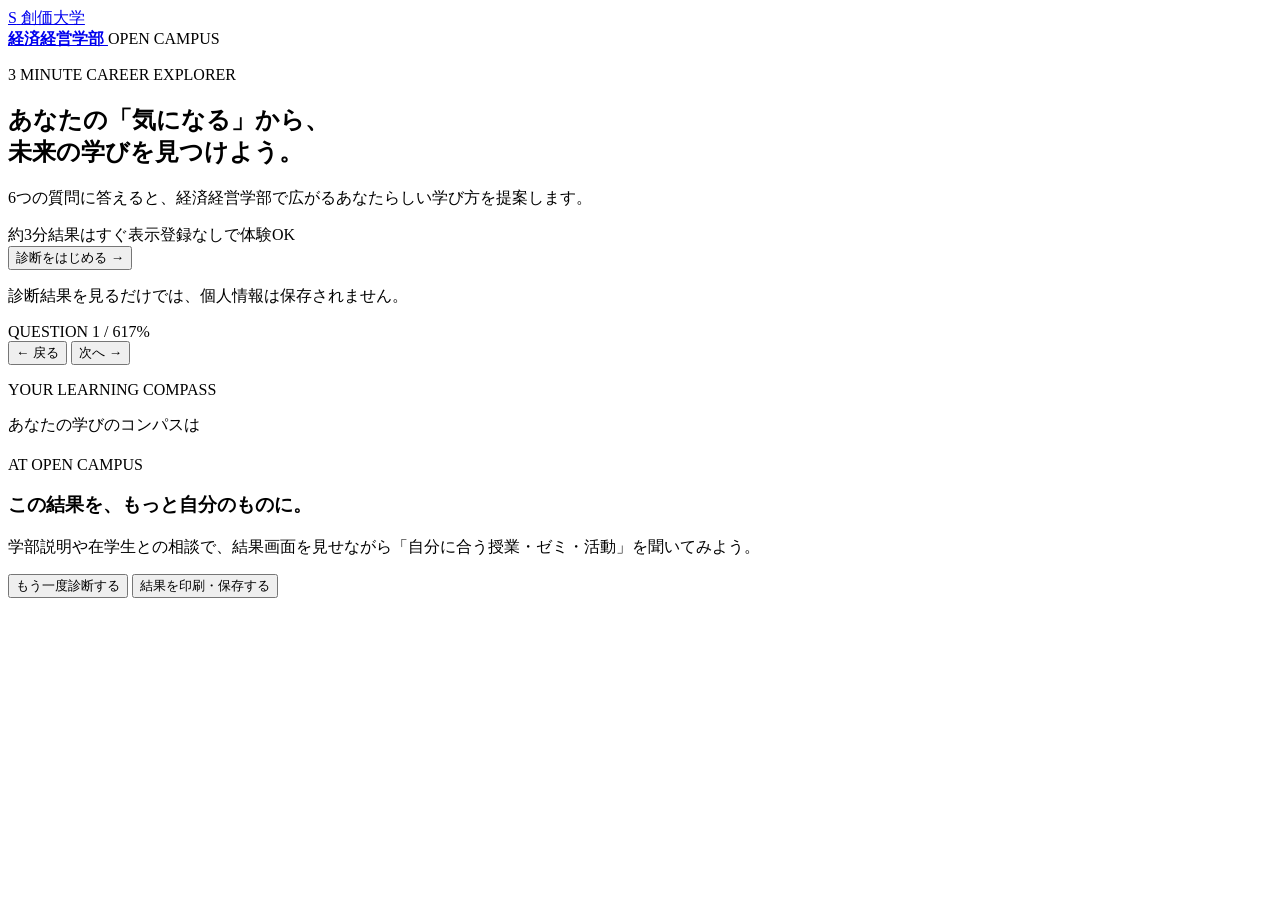
<file: legacy/apps-script/diagnosis/Index.html>
<!doctype html>
<html lang="ja">
  <head>
    <base target="_top">
    <?!= include('Styles'); ?>
  </head>
  <body>
    <div class="page-shell">
      <header class="site-header">
        <a id="brand-home" class="brand" href="#top" aria-label="診断のはじめへ">
          <span class="brand-mark" aria-hidden="true">S</span>
          <span>創価大学<br><strong>経済経営学部</strong></span>
        </a>
        <span class="header-label">OPEN CAMPUS</span>
      </header>

      <main id="top">
        <section id="welcome-screen" class="hero screen">
          <p class="eyebrow">3 MINUTE CAREER EXPLORER</p>
          <h1>あなたの「気になる」から、<br><span>未来の学び</span>を見つけよう。</h1>
          <p class="hero-copy">6つの質問に答えると、経済経営学部で広がるあなたらしい学び方を提案します。</p>
          <div class="hero-points" aria-label="診断の特徴">
            <span>約3分</span><span>結果はすぐ表示</span><span>登録なしで体験OK</span>
          </div>
          <button id="start-button" class="button button-primary button-large">診断をはじめる <span aria-hidden="true">→</span></button>
          <p class="privacy-note">診断結果を見るだけでは、個人情報は保存されません。</p>
        </section>

        <section id="quiz-screen" class="screen hidden" aria-live="polite">
          <div class="progress-area">
            <div class="progress-heading"><span id="progress-text">QUESTION 1 / 6</span><span id="progress-percent">17%</span></div>
            <div class="progress-track"><div id="progress-bar" class="progress-bar"></div></div>
          </div>
          <div id="question-card" class="question-card"></div>
          <div class="quiz-actions">
            <button id="back-button" class="button button-ghost" type="button">← 戻る</button>
            <button id="next-button" class="button button-primary" type="button">次へ →</button>
          </div>
        </section>

        <section id="result-screen" class="screen hidden">
          <div class="result-intro">
            <p class="eyebrow">YOUR LEARNING COMPASS</p>
            <p class="result-pretitle">あなたの学びのコンパスは</p>
            <h2 id="result-title"></h2>
            <p id="result-lead" class="result-lead"></p>
          </div>
          <div id="result-cards" class="result-cards"></div>
          <section class="result-next">
            <div>
              <p class="eyebrow">AT OPEN CAMPUS</p>
              <h3>この結果を、もっと自分のものに。</h3>
              <p>学部説明や在学生との相談で、結果画面を見せながら「自分に合う授業・ゼミ・活動」を聞いてみよう。</p>
            </div>
          </section>
          <div class="result-footer-actions">
            <button id="restart-button" class="text-button" type="button">もう一度診断する</button>
            <button id="print-button" class="text-button" type="button">結果を印刷・保存する</button>
          </div>
        </section>

      </main>
    </div>
    <?!= include('JavaScript'); ?>
  </body>
</html>
</file>
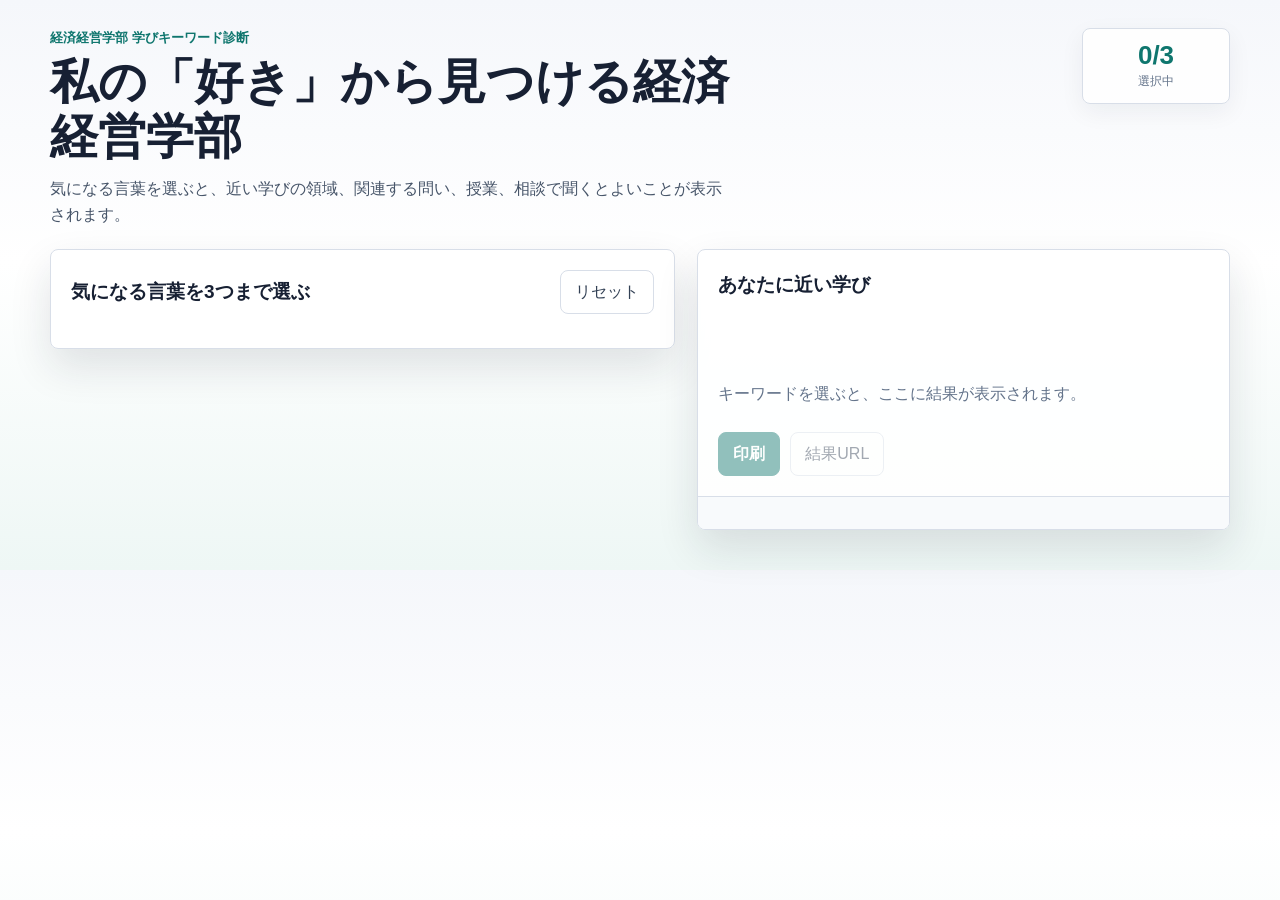
<file: legacy/apps-script/keyword/Index.html>
<!doctype html>
<html lang="ja">
<head>
  <meta charset="UTF-8">
  <meta name="viewport" content="width=device-width, initial-scale=1">
  <base target="_top">
  <style>
    :root {
      --ink: #172033;
      --muted: #64748b;
      --line: #d8dee8;
      --panel: #ffffff;
      --soft: #f7f8fb;
      --accent: #0f766e;
      --accent-ink: #ffffff;
      --rose: #db2777;
      --amber: #b45309;
      --blue: #2563eb;
      --shadow: 0 18px 42px rgba(23, 32, 51, 0.12);
    }

    * {
      box-sizing: border-box;
    }

    body {
      margin: 0;
      color: var(--ink);
      background:
        linear-gradient(180deg, #f5f7fb 0%, #ffffff 46%, #eef7f5 100%);
      font-family: -apple-system, BlinkMacSystemFont, "Segoe UI", sans-serif;
      line-height: 1.6;
    }

    button {
      font: inherit;
    }

    .app {
      width: min(1180px, calc(100% - 32px));
      margin: 0 auto;
      padding: 28px 0 40px;
    }

    .topbar {
      display: flex;
      align-items: flex-start;
      justify-content: space-between;
      gap: 20px;
      margin-bottom: 22px;
    }

    .title-block {
      max-width: 720px;
    }

    .kicker {
      margin: 0 0 6px;
      color: var(--accent);
      font-size: 13px;
      font-weight: 700;
      letter-spacing: 0;
    }

    h1 {
      margin: 0;
      font-size: clamp(28px, 4vw, 48px);
      line-height: 1.14;
      letter-spacing: 0;
    }

    .lead {
      margin: 12px 0 0;
      color: #475569;
      font-size: 16px;
      max-width: 680px;
    }

    .counter {
      min-width: 148px;
      border: 1px solid var(--line);
      border-radius: 8px;
      background: rgba(255, 255, 255, 0.86);
      padding: 12px 14px;
      text-align: center;
      box-shadow: 0 8px 24px rgba(23, 32, 51, 0.06);
    }

    .counter strong {
      display: block;
      font-size: 26px;
      line-height: 1.1;
      color: var(--accent);
    }

    .counter span {
      display: block;
      color: var(--muted);
      font-size: 12px;
      margin-top: 2px;
    }

    .layout {
      display: grid;
      grid-template-columns: minmax(0, 1.08fr) minmax(340px, 0.92fr);
      gap: 22px;
      align-items: start;
    }

    .panel {
      background: rgba(255, 255, 255, 0.92);
      border: 1px solid var(--line);
      border-radius: 8px;
      box-shadow: var(--shadow);
    }

    .selector {
      padding: 20px;
    }

    .section-head {
      display: flex;
      align-items: center;
      justify-content: space-between;
      gap: 14px;
      margin-bottom: 14px;
    }

    h2 {
      margin: 0;
      font-size: 19px;
      letter-spacing: 0;
    }

    .ghost-button,
    .primary-button {
      min-height: 42px;
      border-radius: 8px;
      border: 1px solid var(--line);
      padding: 8px 14px;
      cursor: pointer;
      transition: transform 160ms ease, box-shadow 160ms ease, background 160ms ease;
    }

    .ghost-button {
      background: #ffffff;
      color: #334155;
    }

    .primary-button {
      background: var(--accent);
      border-color: var(--accent);
      color: var(--accent-ink);
      font-weight: 700;
    }

    .ghost-button:hover,
    .primary-button:hover {
      transform: translateY(-1px);
      box-shadow: 0 8px 18px rgba(23, 32, 51, 0.14);
    }

    .ghost-button:disabled,
    .primary-button:disabled {
      opacity: 0.45;
      cursor: not-allowed;
      transform: none;
      box-shadow: none;
    }

    .category {
      margin-top: 18px;
    }

    .category-title {
      margin: 0 0 8px;
      color: var(--muted);
      font-size: 13px;
      font-weight: 700;
    }

    .chips {
      display: grid;
      grid-template-columns: repeat(2, minmax(0, 1fr));
      gap: 10px;
    }

    .chip {
      min-height: 76px;
      border: 1px solid var(--line);
      border-radius: 8px;
      background: #ffffff;
      padding: 11px 12px;
      text-align: left;
      cursor: pointer;
      transition: border 160ms ease, background 160ms ease, box-shadow 160ms ease, transform 160ms ease;
    }

    .chip:hover {
      border-color: #94a3b8;
      transform: translateY(-1px);
    }

    .chip.is-selected {
      border-color: var(--accent);
      background: #ecfdf5;
      box-shadow: inset 0 0 0 1px var(--accent);
    }

    .chip.is-disabled {
      opacity: 0.46;
      cursor: not-allowed;
    }

    .chip-name {
      display: block;
      font-weight: 800;
      letter-spacing: 0;
    }

    .chip-desc {
      display: block;
      margin-top: 4px;
      color: var(--muted);
      font-size: 12px;
      line-height: 1.35;
    }

    .result-panel {
      position: sticky;
      top: 18px;
      overflow: hidden;
    }

    .result-head {
      padding: 20px 20px 0;
    }

    .selected-list {
      display: flex;
      flex-wrap: wrap;
      gap: 8px;
      min-height: 34px;
      margin-top: 12px;
    }

    .selected-pill {
      border-radius: 999px;
      background: #e2e8f0;
      color: #334155;
      padding: 5px 10px;
      font-size: 12px;
      font-weight: 700;
    }

    .empty {
      padding: 34px 20px 26px;
      color: var(--muted);
    }

    .result-list {
      display: grid;
      gap: 12px;
      padding: 16px 20px 20px;
    }

    .result-card {
      border: 1px solid var(--line);
      border-left: 7px solid var(--accent);
      border-radius: 8px;
      background: #ffffff;
      padding: 15px;
    }

    .result-top {
      display: flex;
      align-items: flex-start;
      justify-content: space-between;
      gap: 12px;
      margin-bottom: 8px;
    }

    .rank {
      display: inline-grid;
      place-items: center;
      min-width: 34px;
      height: 34px;
      border-radius: 999px;
      color: #ffffff;
      background: var(--accent);
      font-weight: 800;
    }

    .match {
      color: var(--muted);
      font-size: 12px;
      white-space: nowrap;
    }

    .area-name {
      margin: 0;
      font-size: 20px;
      line-height: 1.25;
    }

    .subtitle {
      margin: 2px 0 10px;
      color: var(--muted);
      font-weight: 700;
    }

    .description {
      margin: 0 0 12px;
    }

    .question {
      margin: 0 0 12px;
      padding: 10px 12px;
      border-radius: 8px;
      background: var(--soft);
      font-weight: 700;
    }

    .meta {
      display: grid;
      gap: 8px;
      color: #475569;
      font-size: 13px;
    }

    .meta strong {
      color: var(--ink);
    }

    .lesson-list {
      display: grid;
      gap: 8px;
      margin: 8px 0 0;
      padding: 0;
      list-style: none;
    }

    .lesson-list li {
      border-radius: 8px;
      background: #f8fafc;
      padding: 8px 10px;
    }

    .lesson-name {
      display: block;
      font-weight: 800;
    }

    .lesson-detail {
      display: block;
      color: var(--muted);
      font-size: 12px;
    }

    .common {
      border-top: 1px solid var(--line);
      background: #f8fafc;
      padding: 16px 20px;
      color: #475569;
      font-size: 13px;
    }

    .actions {
      display: flex;
      gap: 10px;
      padding: 0 20px 20px;
    }

    @media (max-width: 900px) {
      .app {
        width: min(100% - 24px, 680px);
        padding-top: 18px;
      }

      .topbar,
      .layout {
        display: block;
      }

      .counter {
        margin-top: 16px;
        width: 100%;
      }

      .result-panel {
        position: static;
        margin-top: 18px;
      }

      .chips {
        grid-template-columns: 1fr;
      }
    }

    @media print {
      body {
        background: #ffffff;
      }

      .selector,
      .actions,
      .counter {
        display: none;
      }

      .app {
        width: 100%;
        padding: 0;
      }

      .layout {
        display: block;
      }

      .panel,
      .result-card {
        box-shadow: none;
      }
    }
  </style>
</head>
<body>
  <main class="app">
    <header class="topbar">
      <div class="title-block">
        <p class="kicker">経済経営学部 学びキーワード診断</p>
        <h1>私の「好き」から見つける経済経営学部</h1>
        <p class="lead">気になる言葉を選ぶと、近い学びの領域、関連する問い、授業、相談で聞くとよいことが表示されます。</p>
      </div>
      <div class="counter" aria-live="polite">
        <strong id="count">0/3</strong>
        <span>選択中</span>
      </div>
    </header>

    <div class="layout">
      <section class="panel selector" aria-labelledby="selector-title">
        <div class="section-head">
          <h2 id="selector-title">気になる言葉を3つまで選ぶ</h2>
          <button class="ghost-button" type="button" id="resetButton">リセット</button>
        </div>
        <div id="keywordGroups"></div>
      </section>

      <aside class="panel result-panel" aria-live="polite">
        <div class="result-head">
          <h2>あなたに近い学び</h2>
          <div class="selected-list" id="selectedList"></div>
        </div>
        <div id="results" class="empty">キーワードを選ぶと、ここに結果が表示されます。</div>
        <div class="actions">
          <button class="primary-button" type="button" id="printButton" disabled>印刷</button>
          <button class="ghost-button" type="button" id="shareButton" disabled>結果URL</button>
        </div>
        <div class="common" id="commonMessage"></div>
      </aside>
    </div>
  </main>

  <script>
    window.APP_DATA = <?!= initialData ?>;
  </script>
  <script>
    const appData = window.APP_DATA;
    const selected = new Set();
    const keywordGroups = document.getElementById('keywordGroups');
    const count = document.getElementById('count');
    const selectedList = document.getElementById('selectedList');
    const results = document.getElementById('results');
    const resetButton = document.getElementById('resetButton');
    const printButton = document.getElementById('printButton');
    const shareButton = document.getElementById('shareButton');
    const commonMessage = document.getElementById('commonMessage');

    commonMessage.textContent = appData.commonMessage;

    initFromUrl();
    renderKeywords();
    renderState();

    resetButton.addEventListener('click', () => {
      selected.clear();
      updateUrl();
      renderState();
    });

    printButton.addEventListener('click', () => window.print());

    shareButton.addEventListener('click', async () => {
      const url = buildResultUrl();
      try {
        await navigator.clipboard.writeText(url);
        shareButton.textContent = 'コピー済み';
        setTimeout(() => shareButton.textContent = '結果URL', 1400);
      } catch (error) {
        prompt('このURLをコピーしてください', url);
      }
    });

    function renderKeywords() {
      const grouped = appData.keywords.reduce((groups, item, index) => {
        const category = item.category || 'その他';
        if (!groups[category]) groups[category] = [];
        groups[category].push({ ...item, index });
        return groups;
      }, {});

      keywordGroups.innerHTML = Object.entries(grouped).map(([category, items]) => `
        <section class="category">
          <p class="category-title">${escapeHtml(category)}</p>
          <div class="chips">
            ${items.map(item => keywordButton(item)).join('')}
          </div>
        </section>
      `).join('');

      keywordGroups.querySelectorAll('.chip').forEach(button => {
        button.addEventListener('click', () => toggleKeyword(Number(button.dataset.index)));
      });
    }

    function keywordButton(item) {
      return `
        <button type="button" class="chip" data-index="${item.index}">
          <span class="chip-name">${escapeHtml(item.keyword)}</span>
          <span class="chip-desc">${escapeHtml(item.description || '')}</span>
        </button>
      `;
    }

    function toggleKeyword(index) {
      if (selected.has(index)) {
        selected.delete(index);
      } else if (selected.size < appData.selectionLimit) {
        selected.add(index);
      }
      updateUrl();
      renderState();
    }

    function renderState() {
      count.textContent = `${selected.size}/${appData.selectionLimit}`;
      const selectedItems = getSelectedItems();
      selectedList.innerHTML = selectedItems.map(item => `
        <span class="selected-pill">${escapeHtml(item.keyword)}</span>
      `).join('');

      document.querySelectorAll('.chip').forEach(button => {
        const index = Number(button.dataset.index);
        const isSelected = selected.has(index);
        const isDisabled = !isSelected && selected.size >= appData.selectionLimit;
        button.classList.toggle('is-selected', isSelected);
        button.classList.toggle('is-disabled', isDisabled);
        button.setAttribute('aria-pressed', String(isSelected));
      });

      printButton.disabled = selected.size === 0;
      shareButton.disabled = selected.size === 0;
      renderResults(selectedItems);
    }

    function renderResults(selectedItems) {
      if (!selectedItems.length) {
        results.className = 'empty';
        results.innerHTML = 'キーワードを選ぶと、ここに結果が表示されます。';
        return;
      }

      const scored = scoreAreas(selectedItems);
      results.className = 'result-list';
      results.innerHTML = scored.map((entry, index) => resultCard(entry, index)).join('');
    }

    function scoreAreas(selectedItems) {
      const scores = {};
      selectedItems.forEach(item => {
        Object.entries(item.weights || {}).forEach(([code, value]) => {
          scores[code] = (scores[code] || 0) + Number(value || 0);
        });
      });

      const max = Math.max(1, ...Object.values(scores));
      return appData.areas
        .map(area => ({
          area,
          score: scores[area.areaCode] || 0,
          match: Math.round(((scores[area.areaCode] || 0) / max) * 100),
          lessons: appData.lessons.filter(lesson => lesson.areaCode === area.areaCode).slice(0, 3),
        }))
        .filter(entry => entry.score > 0)
        .sort((a, b) => b.score - a.score || a.area.name.localeCompare(b.area.name, 'ja'))
        .slice(0, 3);
    }

    function resultCard(entry, index) {
      const area = entry.area;
      const style = `style="--accent: ${escapeAttr(area.color || '#334155')}"`;
      return `
        <article class="result-card" ${style}>
          <div class="result-top">
            <div>
              <span class="rank">${index + 1}</span>
              <h3 class="area-name">${escapeHtml(area.name)}</h3>
            </div>
            <span class="match">近さ ${entry.match}%</span>
          </div>
          <p class="subtitle">${escapeHtml(area.subtitle || '')}</p>
          <p class="description">${escapeHtml(area.description || '')}</p>
          <p class="question">${escapeHtml(area.question || '')}</p>
          <div class="meta">
            <div><strong>関連しやすいコース：</strong>${escapeHtml(area.course || '')}</div>
            <div><strong>相談で聞くこと：</strong>${escapeHtml(area.advice || '')}</div>
            <div>
              <strong>関連する授業：</strong>
              <ul class="lesson-list">
                ${entry.lessons.map(lesson => `
                  <li>
                    <span class="lesson-name">${escapeHtml(lesson.name)}</span>
                    <span class="lesson-detail">${escapeHtml([lesson.year, lesson.term, lesson.description].filter(Boolean).join(' / '))}</span>
                  </li>
                `).join('')}
              </ul>
            </div>
          </div>
        </article>
      `;
    }

    function getSelectedItems() {
      return Array.from(selected).map(index => appData.keywords[index]).filter(Boolean);
    }

    function initFromUrl() {
      const params = new URLSearchParams(window.location.search);
      const raw = params.get('k');
      if (!raw) return;
      raw.split(',').map(Number).forEach(index => {
        if (Number.isInteger(index) && appData.keywords[index] && selected.size < appData.selectionLimit) {
          selected.add(index);
        }
      });
    }

    function updateUrl() {
      const url = buildResultUrl();
      if (history.replaceState) history.replaceState(null, '', url);
    }

    function buildResultUrl() {
      const url = new URL(window.location.href);
      const values = Array.from(selected).sort((a, b) => a - b);
      if (values.length) {
        url.searchParams.set('k', values.join(','));
      } else {
        url.searchParams.delete('k');
      }
      return url.toString();
    }

    function escapeHtml(value) {
      return String(value)
        .replace(/&/g, '&amp;')
        .replace(/</g, '&lt;')
        .replace(/>/g, '&gt;')
        .replace(/"/g, '&quot;')
        .replace(/'/g, '&#039;');
    }

    function escapeAttr(value) {
      return String(value).replace(/[^#(),.% a-zA-Z0-9-]/g, '');
    }
  </script>
</body>
</html>
</file>
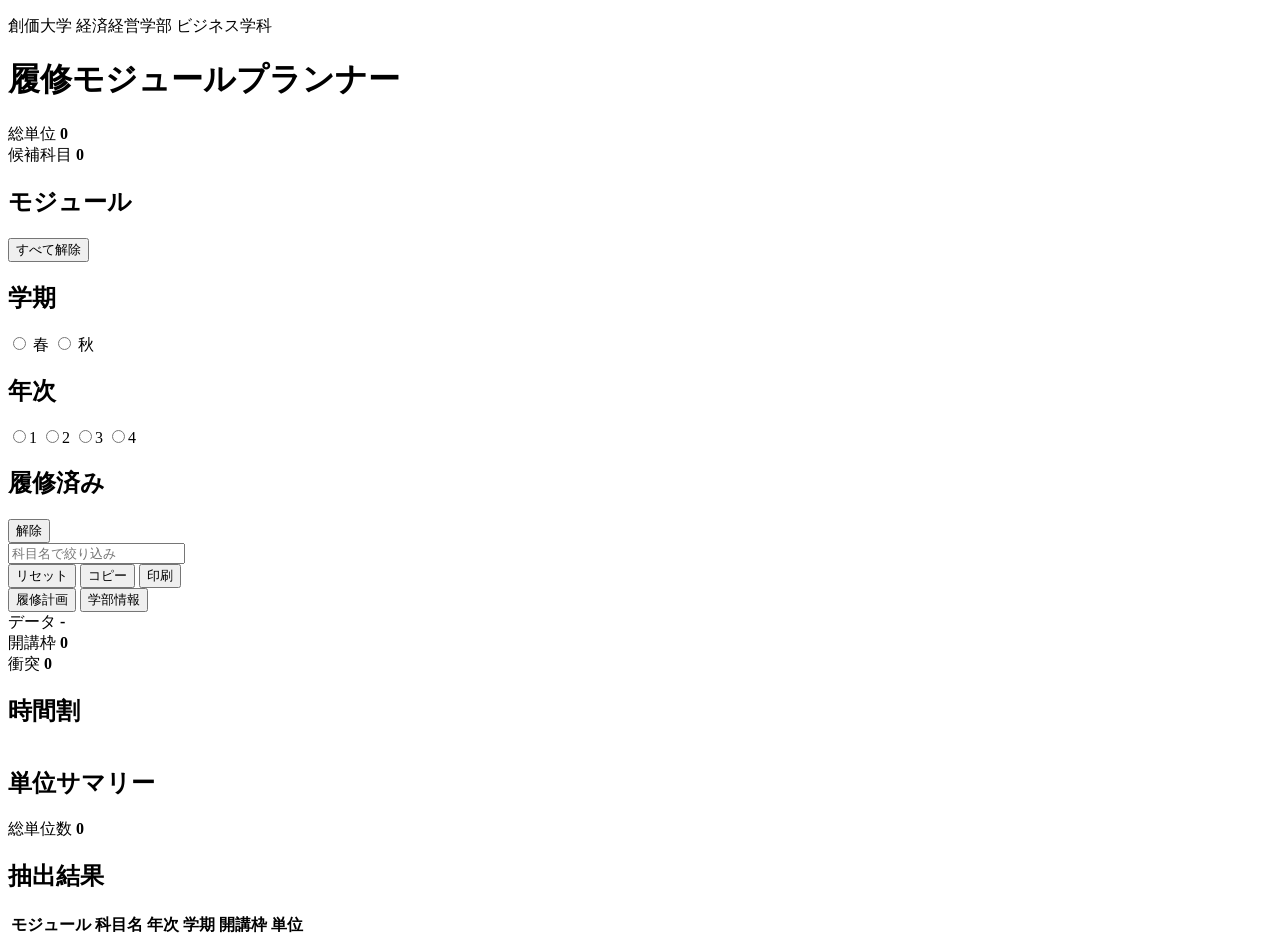
<file: legacy/apps-script/planner/Index.html>
<!doctype html>
<html lang="ja">
  <head>
    <meta charset="UTF-8">
    <meta name="viewport" content="width=device-width, initial-scale=1">
    <base target="_top">
    <title>履修モジュールプランナー</title>
    <?!= include("Styles"); ?>
  </head>
  <body>
    <header class="app-header">
      <div>
        <p class="eyebrow">創価大学 経済経営学部 ビジネス学科</p>
        <h1>履修モジュールプランナー</h1>
      </div>
      <div class="header-metrics" aria-live="polite">
        <div>
          <span class="metric-label">総単位</span>
          <strong id="headerTotal">0</strong>
        </div>
        <div>
          <span class="metric-label">候補科目</span>
          <strong id="headerCourses">0</strong>
        </div>
      </div>
    </header>

    <main class="app-shell">
      <aside class="control-panel" aria-label="条件">
        <section class="panel-section">
          <div class="section-heading">
            <h2>モジュール</h2>
            <button class="text-button" type="button" id="toggleAllModules">すべて解除</button>
          </div>
          <div class="module-grid" id="moduleList"></div>
        </section>

        <section class="panel-section compact-controls">
          <div>
            <h2>学期</h2>
            <div class="segmented" id="semesterControls">
              <label>
                <input type="radio" name="semester" value="春">
                <span>春</span>
              </label>
              <label>
                <input type="radio" name="semester" value="秋">
                <span>秋</span>
              </label>
            </div>
          </div>
          <div>
            <h2>年次</h2>
            <div class="segmented four" id="yearControls">
              <label><input type="radio" name="year" value="1"><span>1</span></label>
              <label><input type="radio" name="year" value="2"><span>2</span></label>
              <label><input type="radio" name="year" value="3"><span>3</span></label>
              <label><input type="radio" name="year" value="4"><span>4</span></label>
            </div>
          </div>
        </section>

        <section class="panel-section">
          <div class="section-heading">
            <h2>履修済み</h2>
            <button class="text-button" type="button" id="clearCompleted">解除</button>
          </div>
          <input class="search-input" type="search" id="completedSearch" placeholder="科目名で絞り込み">
          <div class="completed-list" id="completedList"></div>
        </section>

        <section class="action-row" aria-label="操作">
          <button type="button" class="secondary-button" id="resetButton">リセット</button>
          <button type="button" class="secondary-button" id="copyButton">コピー</button>
          <button type="button" class="primary-button" id="printButton">印刷</button>
        </section>
      </aside>

      <section class="workspace">
        <nav class="tabs" aria-label="表示切替">
          <button type="button" class="tab-button active" data-tab="plan">履修計画</button>
          <button type="button" class="tab-button" data-tab="faculty">学部情報</button>
        </nav>

        <section class="tab-panel" id="planPanel">
          <div class="status-strip">
            <div>
              <span>データ</span>
              <strong id="dataSource">-</strong>
            </div>
            <div>
              <span>開講枠</span>
              <strong id="slotCount">0</strong>
            </div>
            <div>
              <span>衝突</span>
              <strong id="conflictCount">0</strong>
            </div>
          </div>

          <div class="alerts" id="alertList" aria-live="polite"></div>

          <section class="content-section">
            <div class="section-heading">
              <h2>時間割</h2>
            </div>
            <div class="table-scroll">
              <table class="schedule-table" id="scheduleTable"></table>
            </div>
          </section>

          <section class="summary-layout">
            <div class="content-section">
              <div class="section-heading">
                <h2>単位サマリー</h2>
              </div>
              <div class="summary-grid" id="summaryGrid"></div>
            </div>

            <div class="total-box">
              <span>総単位数</span>
              <strong id="totalCredits">0</strong>
            </div>
          </section>

          <section class="content-section">
            <div class="section-heading">
              <h2>抽出結果</h2>
            </div>
            <div class="table-scroll">
              <table class="result-table">
                <thead>
                  <tr>
                    <th>モジュール</th>
                    <th>科目名</th>
                    <th>年次</th>
                    <th>学期</th>
                    <th>開講枠</th>
                    <th>単位</th>
                  </tr>
                </thead>
                <tbody id="resultBody"></tbody>
              </table>
            </div>
          </section>
        </section>

        <section class="tab-panel hidden" id="facultyPanel">
          <div class="faculty-grid" id="facultyInfo"></div>
        </section>
      </section>
    </main>

    <script>
      window.APP_BOOTSTRAP = <?!= getBootstrapJson(); ?>;
    </script>
    <?!= include("JavaScript"); ?>
  </body>
</html>
</file>
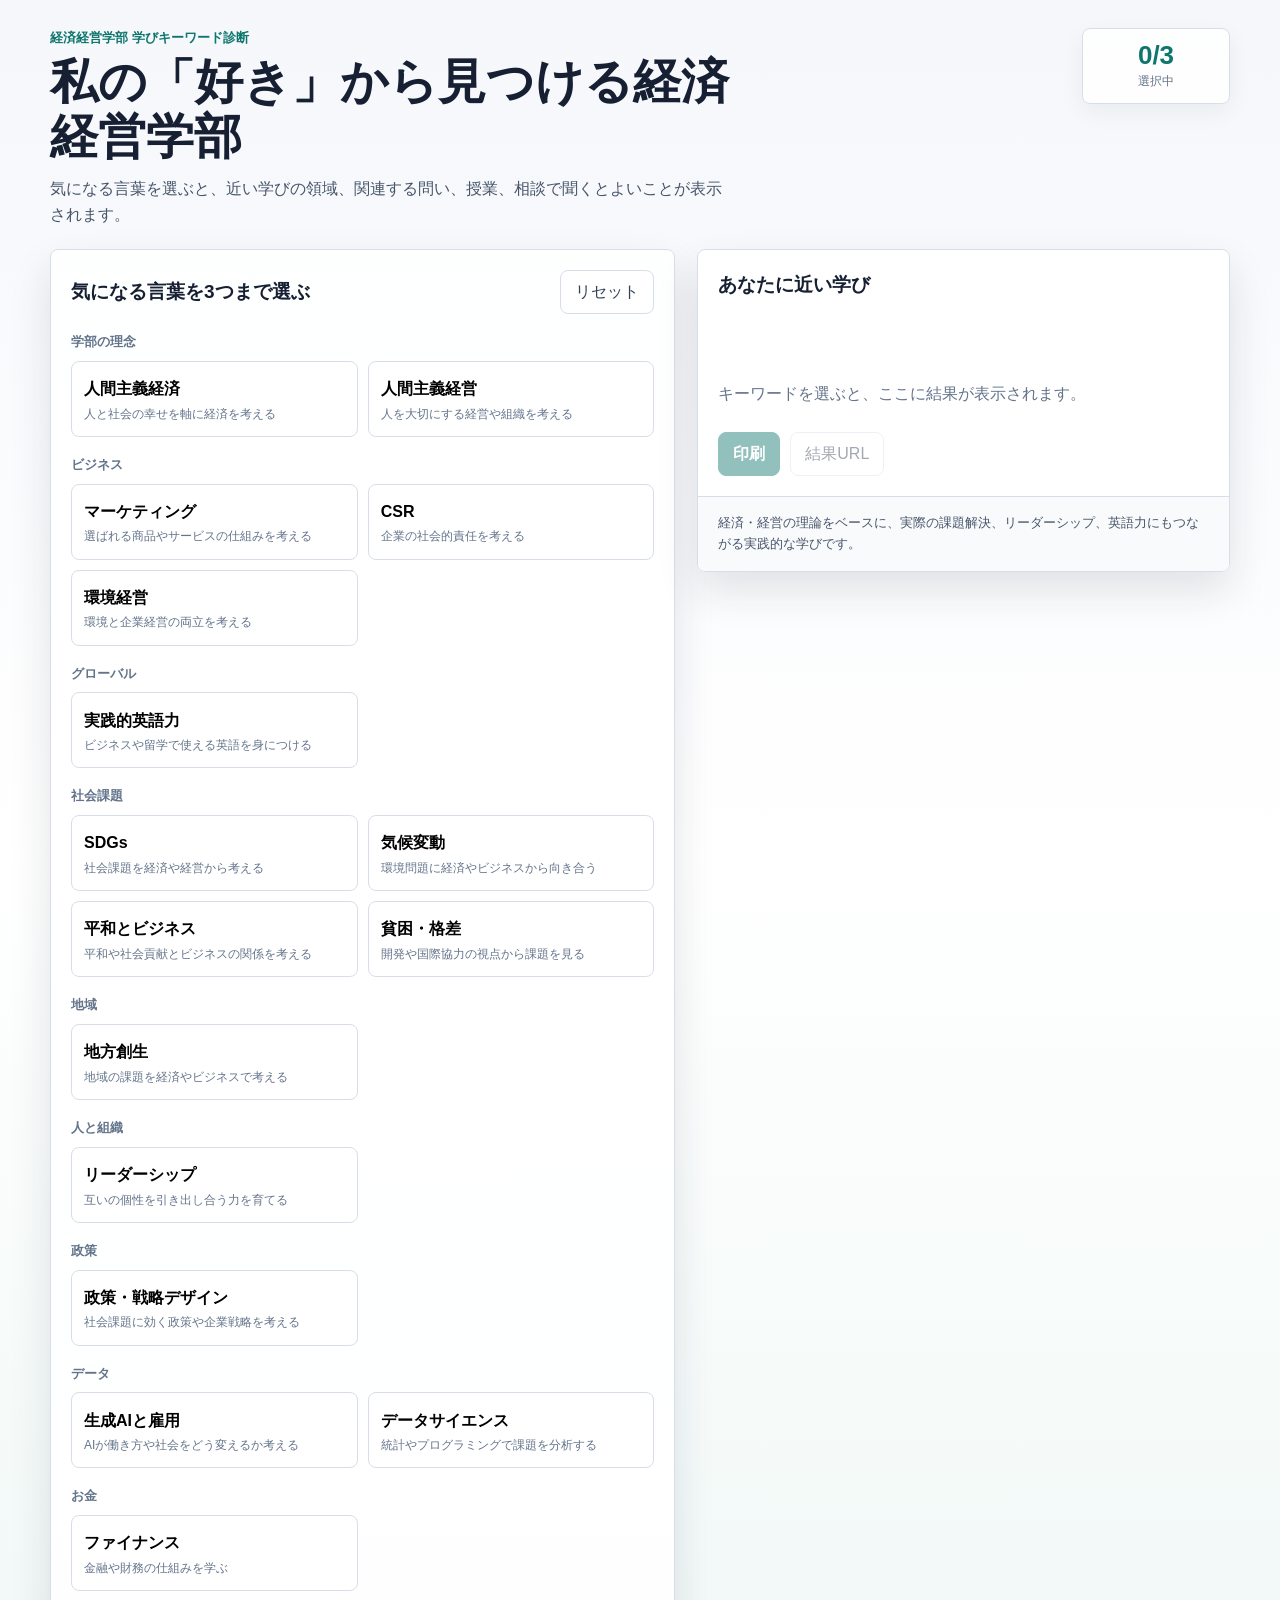
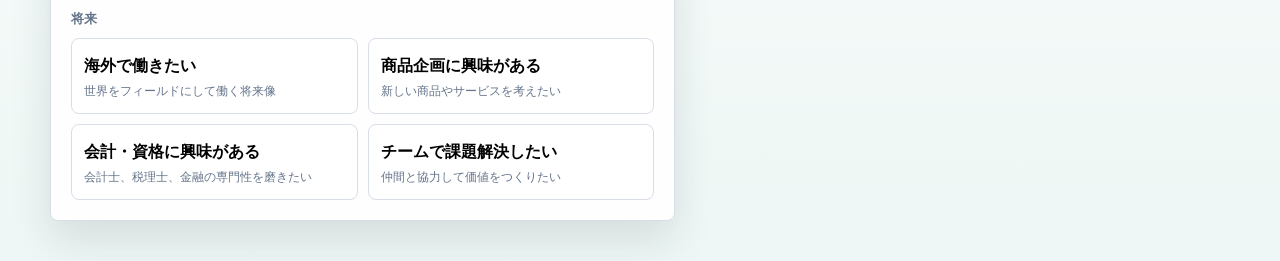
<file: legacy/apps-script/keyword/preview.html>
<!doctype html>
<html lang="ja">
<head>
  <meta charset="UTF-8">
  <meta name="viewport" content="width=device-width, initial-scale=1">
  <base target="_top">
  <style>
    :root {
      --ink: #172033;
      --muted: #64748b;
      --line: #d8dee8;
      --panel: #ffffff;
      --soft: #f7f8fb;
      --accent: #0f766e;
      --accent-ink: #ffffff;
      --rose: #db2777;
      --amber: #b45309;
      --blue: #2563eb;
      --shadow: 0 18px 42px rgba(23, 32, 51, 0.12);
    }

    * {
      box-sizing: border-box;
    }

    body {
      margin: 0;
      color: var(--ink);
      background:
        linear-gradient(180deg, #f5f7fb 0%, #ffffff 46%, #eef7f5 100%);
      font-family: -apple-system, BlinkMacSystemFont, "Segoe UI", sans-serif;
      line-height: 1.6;
    }

    button {
      font: inherit;
    }

    .app {
      width: min(1180px, calc(100% - 32px));
      margin: 0 auto;
      padding: 28px 0 40px;
    }

    .topbar {
      display: flex;
      align-items: flex-start;
      justify-content: space-between;
      gap: 20px;
      margin-bottom: 22px;
    }

    .title-block {
      max-width: 720px;
    }

    .kicker {
      margin: 0 0 6px;
      color: var(--accent);
      font-size: 13px;
      font-weight: 700;
      letter-spacing: 0;
    }

    h1 {
      margin: 0;
      font-size: clamp(28px, 4vw, 48px);
      line-height: 1.14;
      letter-spacing: 0;
    }

    .lead {
      margin: 12px 0 0;
      color: #475569;
      font-size: 16px;
      max-width: 680px;
    }

    .counter {
      min-width: 148px;
      border: 1px solid var(--line);
      border-radius: 8px;
      background: rgba(255, 255, 255, 0.86);
      padding: 12px 14px;
      text-align: center;
      box-shadow: 0 8px 24px rgba(23, 32, 51, 0.06);
    }

    .counter strong {
      display: block;
      font-size: 26px;
      line-height: 1.1;
      color: var(--accent);
    }

    .counter span {
      display: block;
      color: var(--muted);
      font-size: 12px;
      margin-top: 2px;
    }

    .layout {
      display: grid;
      grid-template-columns: minmax(0, 1.08fr) minmax(340px, 0.92fr);
      gap: 22px;
      align-items: start;
    }

    .panel {
      background: rgba(255, 255, 255, 0.92);
      border: 1px solid var(--line);
      border-radius: 8px;
      box-shadow: var(--shadow);
    }

    .selector {
      padding: 20px;
    }

    .section-head {
      display: flex;
      align-items: center;
      justify-content: space-between;
      gap: 14px;
      margin-bottom: 14px;
    }

    h2 {
      margin: 0;
      font-size: 19px;
      letter-spacing: 0;
    }

    .ghost-button,
    .primary-button {
      min-height: 42px;
      border-radius: 8px;
      border: 1px solid var(--line);
      padding: 8px 14px;
      cursor: pointer;
      transition: transform 160ms ease, box-shadow 160ms ease, background 160ms ease;
    }

    .ghost-button {
      background: #ffffff;
      color: #334155;
    }

    .primary-button {
      background: var(--accent);
      border-color: var(--accent);
      color: var(--accent-ink);
      font-weight: 700;
    }

    .ghost-button:hover,
    .primary-button:hover {
      transform: translateY(-1px);
      box-shadow: 0 8px 18px rgba(23, 32, 51, 0.14);
    }

    .ghost-button:disabled,
    .primary-button:disabled {
      opacity: 0.45;
      cursor: not-allowed;
      transform: none;
      box-shadow: none;
    }

    .category {
      margin-top: 18px;
    }

    .category-title {
      margin: 0 0 8px;
      color: var(--muted);
      font-size: 13px;
      font-weight: 700;
    }

    .chips {
      display: grid;
      grid-template-columns: repeat(2, minmax(0, 1fr));
      gap: 10px;
    }

    .chip {
      min-height: 76px;
      border: 1px solid var(--line);
      border-radius: 8px;
      background: #ffffff;
      padding: 11px 12px;
      text-align: left;
      cursor: pointer;
      transition: border 160ms ease, background 160ms ease, box-shadow 160ms ease, transform 160ms ease;
    }

    .chip:hover {
      border-color: #94a3b8;
      transform: translateY(-1px);
    }

    .chip.is-selected {
      border-color: var(--accent);
      background: #ecfdf5;
      box-shadow: inset 0 0 0 1px var(--accent);
    }

    .chip.is-disabled {
      opacity: 0.46;
      cursor: not-allowed;
    }

    .chip-name {
      display: block;
      font-weight: 800;
      letter-spacing: 0;
    }

    .chip-desc {
      display: block;
      margin-top: 4px;
      color: var(--muted);
      font-size: 12px;
      line-height: 1.35;
    }

    .result-panel {
      position: sticky;
      top: 18px;
      overflow: hidden;
    }

    .result-head {
      padding: 20px 20px 0;
    }

    .selected-list {
      display: flex;
      flex-wrap: wrap;
      gap: 8px;
      min-height: 34px;
      margin-top: 12px;
    }

    .selected-pill {
      border-radius: 999px;
      background: #e2e8f0;
      color: #334155;
      padding: 5px 10px;
      font-size: 12px;
      font-weight: 700;
    }

    .empty {
      padding: 34px 20px 26px;
      color: var(--muted);
    }

    .result-list {
      display: grid;
      gap: 12px;
      padding: 16px 20px 20px;
    }

    .result-card {
      border: 1px solid var(--line);
      border-left: 7px solid var(--accent);
      border-radius: 8px;
      background: #ffffff;
      padding: 15px;
    }

    .result-top {
      display: flex;
      align-items: flex-start;
      justify-content: space-between;
      gap: 12px;
      margin-bottom: 8px;
    }

    .rank {
      display: inline-grid;
      place-items: center;
      min-width: 34px;
      height: 34px;
      border-radius: 999px;
      color: #ffffff;
      background: var(--accent);
      font-weight: 800;
    }

    .match {
      color: var(--muted);
      font-size: 12px;
      white-space: nowrap;
    }

    .area-name {
      margin: 0;
      font-size: 20px;
      line-height: 1.25;
    }

    .subtitle {
      margin: 2px 0 10px;
      color: var(--muted);
      font-weight: 700;
    }

    .description {
      margin: 0 0 12px;
    }

    .question {
      margin: 0 0 12px;
      padding: 10px 12px;
      border-radius: 8px;
      background: var(--soft);
      font-weight: 700;
    }

    .meta {
      display: grid;
      gap: 8px;
      color: #475569;
      font-size: 13px;
    }

    .meta strong {
      color: var(--ink);
    }

    .lesson-list {
      display: grid;
      gap: 8px;
      margin: 8px 0 0;
      padding: 0;
      list-style: none;
    }

    .lesson-list li {
      border-radius: 8px;
      background: #f8fafc;
      padding: 8px 10px;
    }

    .lesson-name {
      display: block;
      font-weight: 800;
    }

    .lesson-detail {
      display: block;
      color: var(--muted);
      font-size: 12px;
    }

    .common {
      border-top: 1px solid var(--line);
      background: #f8fafc;
      padding: 16px 20px;
      color: #475569;
      font-size: 13px;
    }

    .actions {
      display: flex;
      gap: 10px;
      padding: 0 20px 20px;
    }

    @media (max-width: 900px) {
      .app {
        width: min(100% - 24px, 680px);
        padding-top: 18px;
      }

      .topbar,
      .layout {
        display: block;
      }

      .counter {
        margin-top: 16px;
        width: 100%;
      }

      .result-panel {
        position: static;
        margin-top: 18px;
      }

      .chips {
        grid-template-columns: 1fr;
      }
    }

    @media print {
      body {
        background: #ffffff;
      }

      .selector,
      .actions,
      .counter {
        display: none;
      }

      .app {
        width: 100%;
        padding: 0;
      }

      .layout {
        display: block;
      }

      .panel,
      .result-card {
        box-shadow: none;
      }
    }
  </style>
</head>
<body>
  <main class="app">
    <header class="topbar">
      <div class="title-block">
        <p class="kicker">経済経営学部 学びキーワード診断</p>
        <h1>私の「好き」から見つける経済経営学部</h1>
        <p class="lead">気になる言葉を選ぶと、近い学びの領域、関連する問い、授業、相談で聞くとよいことが表示されます。</p>
      </div>
      <div class="counter" aria-live="polite">
        <strong id="count">0/3</strong>
        <span>選択中</span>
      </div>
    </header>

    <div class="layout">
      <section class="panel selector" aria-labelledby="selector-title">
        <div class="section-head">
          <h2 id="selector-title">気になる言葉を3つまで選ぶ</h2>
          <button class="ghost-button" type="button" id="resetButton">リセット</button>
        </div>
        <div id="keywordGroups"></div>
      </section>

      <aside class="panel result-panel" aria-live="polite">
        <div class="result-head">
          <h2>あなたに近い学び</h2>
          <div class="selected-list" id="selectedList"></div>
        </div>
        <div id="results" class="empty">キーワードを選ぶと、ここに結果が表示されます。</div>
        <div class="actions">
          <button class="primary-button" type="button" id="printButton" disabled>印刷</button>
          <button class="ghost-button" type="button" id="shareButton" disabled>結果URL</button>
        </div>
        <div class="common" id="commonMessage"></div>
      </aside>
    </div>
  </main>

  <script>
    window.APP_DATA = {"title":"私の「好き」から見つける経済経営学部","areas":[{"areaCode":"G","name":"グローバル","subtitle":"世界とビジネスをつなげて考える","description":"国境を越えてビジネスが行われる現状を知り、海外の経済構造やビジネス慣習を理解しながら、グローバル市場で価値を生み出す力を学びます。","question":"世界の企業は、国や文化の違いを越えてどう動いているのか。","advice":"留学、英語で学ぶ授業、海外企業や国際機関への進路について聞いてみよう。","course":"グローバルリーダー学修コース","color":"#2563eb"},{"areaCode":"MD","name":"組織マネジメント・ダイバーシティ","subtitle":"人と組織の力を引き出す","description":"どうしたら組織をうまく運営できるか、人をどう活かすか、多様性を尊重しながら組織や社会を成長させる方法を考えます。","question":"一人ひとりの強みを活かす組織は、どうつくれるのか。","advice":"HLP、リーダーシップ、チームでの課題解決について聞いてみよう。","course":"ビジネスデザイン学修コース","color":"#0f766e"},{"areaCode":"M","name":"マーケティング・商品企画","subtitle":"選ばれ続ける仕組みを考える","description":"どうしたら売れる商品を開発できるのか、効率的に商品を届けるにはどうしたらよいのかを、市場調査や顧客ニーズの分析から考えます。","question":"なぜ人はその商品やサービスを選ぶのか。","advice":"商品企画、広告、消費者心理、ゼミで扱えるテーマについて聞いてみよう。","course":"ビジネスデザイン学修コース","color":"#db2777"},{"areaCode":"FA","name":"金融・財務","subtitle":"お金の流れから社会と企業を見る","description":"金融市場、企業の資金調達、会計や財務の仕組みを学び、企業や公的機関の活動を数字から理解する力を身につけます。","question":"企業や社会のお金の流れは、どのように判断材料になるのか。","advice":"会計士、税理士、金融機関、資格取得の学び方について聞いてみよう。","course":"金融・財務プロフェッショナル学修コース","color":"#b45309"},{"areaCode":"PD","name":"貧困・開発（社会貢献）","subtitle":"世界の課題に経済と経営から向き合う","description":"アフリカ・アジア地域などの発展途上経済における持続的な開発や国際協力について、ビジネスや政策の観点から問題解決の糸口を探ります。","question":"貧困や格差に、ビジネスや政策はどう向き合えるのか。","advice":"国際協力、NGO、途上国経済、社会貢献とビジネスの関係について聞いてみよう。","course":"グローバルリーダー学修コース","color":"#7c3aed"},{"areaCode":"P","name":"ポリシー・デザイン","subtitle":"社会課題を政策と戦略で動かす","description":"AIと雇用、食料の安定供給、少子高齢化など、日本や世界経済が直面する課題を理解し、効果的な経済政策や企業戦略をデザインします。","question":"複雑な社会課題に、どんな政策や戦略が効くのか。","advice":"公共政策、経済学、企業戦略、公務員や地域課題への進路について聞いてみよう。","course":"ビジネスデザイン学修コース","color":"#dc2626"},{"areaCode":"SA","name":"サステナビリティ＆地域共創","subtitle":"環境と地域の課題をビジネスで解く","description":"気候変動をはじめとする地球環境問題や地域課題に、経済学的視点からどうアプローチし、ビジネスを通じてどう解決するかを探求します。","question":"環境や地域の課題を、ビジネスで解決できるのか。","advice":"SDGs、環境経営、地方創生、地域と企業の連携について聞いてみよう。","course":"ビジネスデザイン学修コース","color":"#16a34a"},{"areaCode":"DS","name":"ソーシャル・データサイエンス","subtitle":"データでビジネスと社会を読み解く","description":"統計やプログラミングの学習を通じてデータ解析能力を鍛え、新商品の開発、新たなビジネスのデザイン、社会課題解決の政策立案に活かします。","question":"データやAIは、ビジネスや働き方をどう変えるのか。","advice":"AI、統計、プログラミング、データ分析を使う授業について聞いてみよう。","course":"全コースから接続しやすい横断領域","color":"#0891b2"}],"keywords":[{"keyword":"人間主義経済","description":"人と社会の幸せを軸に経済を考える","category":"学部の理念","weights":{"P":2,"PD":2,"SA":1}},{"keyword":"人間主義経営","description":"人を大切にする経営や組織を考える","category":"学部の理念","weights":{"MD":2,"M":1,"SA":1}},{"keyword":"マーケティング","description":"選ばれる商品やサービスの仕組みを考える","category":"ビジネス","weights":{"M":3,"DS":1}},{"keyword":"実践的英語力","description":"ビジネスや留学で使える英語を身につける","category":"グローバル","weights":{"G":3,"PD":1}},{"keyword":"SDGs","description":"社会課題を経済や経営から考える","category":"社会課題","weights":{"SA":2,"PD":2,"P":1}},{"keyword":"気候変動","description":"環境問題に経済やビジネスから向き合う","category":"社会課題","weights":{"SA":3,"P":1}},{"keyword":"平和とビジネス","description":"平和や社会貢献とビジネスの関係を考える","category":"社会課題","weights":{"PD":2,"G":1,"SA":1}},{"keyword":"貧困・格差","description":"開発や国際協力の視点から課題を見る","category":"社会課題","weights":{"PD":3,"P":1}},{"keyword":"地方創生","description":"地域の課題を経済やビジネスで考える","category":"地域","weights":{"SA":2,"P":2,"M":1}},{"keyword":"CSR","description":"企業の社会的責任を考える","category":"ビジネス","weights":{"SA":2,"MD":1,"FA":1}},{"keyword":"環境経営","description":"環境と企業経営の両立を考える","category":"ビジネス","weights":{"SA":3,"FA":1}},{"keyword":"リーダーシップ","description":"互いの個性を引き出し合う力を育てる","category":"人と組織","weights":{"MD":3,"G":1,"P":1}},{"keyword":"政策・戦略デザイン","description":"社会課題に効く政策や企業戦略を考える","category":"政策","weights":{"P":3,"M":1,"SA":1}},{"keyword":"生成AIと雇用","description":"AIが働き方や社会をどう変えるか考える","category":"データ","weights":{"DS":3,"P":2,"MD":1}},{"keyword":"ファイナンス","description":"金融や財務の仕組みを学ぶ","category":"お金","weights":{"FA":3,"DS":1}},{"keyword":"データサイエンス","description":"統計やプログラミングで課題を分析する","category":"データ","weights":{"DS":3,"M":1,"P":1}},{"keyword":"海外で働きたい","description":"世界をフィールドにして働く将来像","category":"将来","weights":{"G":3,"PD":1}},{"keyword":"商品企画に興味がある","description":"新しい商品やサービスを考えたい","category":"将来","weights":{"M":3,"DS":1}},{"keyword":"会計・資格に興味がある","description":"会計士、税理士、金融の専門性を磨きたい","category":"将来","weights":{"FA":3}},{"keyword":"チームで課題解決したい","description":"仲間と協力して価値をつくりたい","category":"将来","weights":{"MD":2,"SA":1,"P":1}}],"lessons":[{"areaCode":"G","name":"グローバル経済 I・II","year":"2年次","term":"春・秋","description":"世界経済や国際取引の流れをつかむ"},{"areaCode":"G","name":"国際経済論","year":"3年次","term":"春","description":"国際的な経済の動きや国同士の関係を学ぶ"},{"areaCode":"G","name":"多国籍企業論","year":"3年次","term":"秋","description":"世界で活動する企業の戦略や課題を考える"},{"areaCode":"G","name":"Sustainable Business & Management","year":"3年次","term":"春","description":"持続可能性とビジネスを英語科目にも接続して考える"},{"areaCode":"MD","name":"リーダーシップ論","year":"2年次","term":"春","description":"人と組織を動かすリーダーシップを学ぶ"},{"areaCode":"MD","name":"人的資源管理論","year":"2年次","term":"秋","description":"人材をどう活かすかを経営の視点から考える"},{"areaCode":"MD","name":"経営戦略論","year":"2年次","term":"秋","description":"企業が競争の中でどう方針を立てるかを学ぶ"},{"areaCode":"MD","name":"経営組織論","year":"3年次","term":"秋","description":"組織の仕組みやマネジメントを考える"},{"areaCode":"M","name":"マーケティング","year":"2年次","term":"春","description":"商品やサービスが選ばれ続ける仕組みを考える"},{"areaCode":"M","name":"消費者行動論","year":"2年次","term":"春","description":"人がなぜ買うのかを心理や行動から考える"},{"areaCode":"M","name":"ビジネスデザイン論","year":"2年次","term":"秋","description":"課題を発見しビジネスとして形にする方法を学ぶ"},{"areaCode":"M","name":"サービスマーケティング","year":"2年次","term":"春","description":"サービスの価値づくりと届け方を考える"},{"areaCode":"FA","name":"会計学","year":"2年次","term":"秋","description":"企業活動を数字で記録し理解する基礎を学ぶ"},{"areaCode":"FA","name":"金融論","year":"2年次","term":"秋","description":"金融市場や資金の流れを学ぶ"},{"areaCode":"FA","name":"証券市場論","year":"3年次","term":"春","description":"証券市場の仕組みと企業金融を考える"},{"areaCode":"FA","name":"企業価値管理会計","year":"2年次","term":"秋","description":"企業価値や会計情報を経営判断に活かす"},{"areaCode":"PD","name":"開発と貧困の経済学","year":"2年次","term":"秋","description":"貧困や開発課題を経済学から考える"},{"areaCode":"PD","name":"国際開発協力論","year":"3年次","term":"春","description":"国際協力や開発支援の仕組みを学ぶ"},{"areaCode":"PD","name":"アフリカ経済論","year":"3年次","term":"春","description":"アフリカ地域の経済や社会課題を考える"},{"areaCode":"PD","name":"アジア経済・経営論","year":"3年次","term":"秋","description":"アジア地域の経済や企業活動を学ぶ"},{"areaCode":"P","name":"財政学","year":"2年次","term":"春","description":"政府のお金の使い方や政策を考える"},{"areaCode":"P","name":"企業論","year":"2年次","term":"秋","description":"企業の役割や社会との関係を学ぶ"},{"areaCode":"P","name":"農業経済論","year":"3年次","term":"秋","description":"食料や地域産業を経済の視点から考える"},{"areaCode":"P","name":"マクロ経済学中級 I・II","year":"2年次","term":"春・秋","description":"社会全体の経済の動きを分析する"},{"areaCode":"SA","name":"気候変動の経済学","year":"2年次","term":"春","description":"気候変動を経済学の視点から考える"},{"areaCode":"SA","name":"環境経済論","year":"2年次","term":"秋","description":"環境問題と経済活動の関係を学ぶ"},{"areaCode":"SA","name":"環境マネジメント","year":"3年次","term":"春","description":"企業や組織の環境対応を考える"},{"areaCode":"SA","name":"ローカルビジネス論","year":"2年次","term":"秋","description":"地域課題とビジネスの接点を考える"},{"areaCode":"DS","name":"データサイエンス","year":"2年次","term":"秋","description":"データ分析の基礎を学ぶ"},{"areaCode":"DS","name":"データサイエンス演習","year":"2年次","term":"秋","description":"実際にデータを扱いながら分析する"},{"areaCode":"DS","name":"ビジネスAI演習","year":"3年次","term":"秋","description":"AIをビジネス課題にどう使うかを学ぶ"},{"areaCode":"DS","name":"プログラミング論","year":"3年次","term":"秋","description":"分析や開発の基礎になるプログラミングを学ぶ"}],"selectionLimit":3,"commonMessage":"経済・経営の理論をベースに、実際の課題解決、リーダーシップ、英語力にもつながる実践的な学びです。"};
  </script>
  <script>
    const appData = window.APP_DATA;
    const selected = new Set();
    const keywordGroups = document.getElementById('keywordGroups');
    const count = document.getElementById('count');
    const selectedList = document.getElementById('selectedList');
    const results = document.getElementById('results');
    const resetButton = document.getElementById('resetButton');
    const printButton = document.getElementById('printButton');
    const shareButton = document.getElementById('shareButton');
    const commonMessage = document.getElementById('commonMessage');

    commonMessage.textContent = appData.commonMessage;

    initFromUrl();
    renderKeywords();
    renderState();

    resetButton.addEventListener('click', () => {
      selected.clear();
      updateUrl();
      renderState();
    });

    printButton.addEventListener('click', () => window.print());

    shareButton.addEventListener('click', async () => {
      const url = buildResultUrl();
      try {
        await navigator.clipboard.writeText(url);
        shareButton.textContent = 'コピー済み';
        setTimeout(() => shareButton.textContent = '結果URL', 1400);
      } catch (error) {
        prompt('このURLをコピーしてください', url);
      }
    });

    function renderKeywords() {
      const grouped = appData.keywords.reduce((groups, item, index) => {
        const category = item.category || 'その他';
        if (!groups[category]) groups[category] = [];
        groups[category].push({ ...item, index });
        return groups;
      }, {});

      keywordGroups.innerHTML = Object.entries(grouped).map(([category, items]) => `
        <section class="category">
          <p class="category-title">${escapeHtml(category)}</p>
          <div class="chips">
            ${items.map(item => keywordButton(item)).join('')}
          </div>
        </section>
      `).join('');

      keywordGroups.querySelectorAll('.chip').forEach(button => {
        button.addEventListener('click', () => toggleKeyword(Number(button.dataset.index)));
      });
    }

    function keywordButton(item) {
      return `
        <button type="button" class="chip" data-index="${item.index}">
          <span class="chip-name">${escapeHtml(item.keyword)}</span>
          <span class="chip-desc">${escapeHtml(item.description || '')}</span>
        </button>
      `;
    }

    function toggleKeyword(index) {
      if (selected.has(index)) {
        selected.delete(index);
      } else if (selected.size < appData.selectionLimit) {
        selected.add(index);
      }
      updateUrl();
      renderState();
    }

    function renderState() {
      count.textContent = `${selected.size}/${appData.selectionLimit}`;
      const selectedItems = getSelectedItems();
      selectedList.innerHTML = selectedItems.map(item => `
        <span class="selected-pill">${escapeHtml(item.keyword)}</span>
      `).join('');

      document.querySelectorAll('.chip').forEach(button => {
        const index = Number(button.dataset.index);
        const isSelected = selected.has(index);
        const isDisabled = !isSelected && selected.size >= appData.selectionLimit;
        button.classList.toggle('is-selected', isSelected);
        button.classList.toggle('is-disabled', isDisabled);
        button.setAttribute('aria-pressed', String(isSelected));
      });

      printButton.disabled = selected.size === 0;
      shareButton.disabled = selected.size === 0;
      renderResults(selectedItems);
    }

    function renderResults(selectedItems) {
      if (!selectedItems.length) {
        results.className = 'empty';
        results.innerHTML = 'キーワードを選ぶと、ここに結果が表示されます。';
        return;
      }

      const scored = scoreAreas(selectedItems);
      results.className = 'result-list';
      results.innerHTML = scored.map((entry, index) => resultCard(entry, index)).join('');
    }

    function scoreAreas(selectedItems) {
      const scores = {};
      selectedItems.forEach(item => {
        Object.entries(item.weights || {}).forEach(([code, value]) => {
          scores[code] = (scores[code] || 0) + Number(value || 0);
        });
      });

      const max = Math.max(1, ...Object.values(scores));
      return appData.areas
        .map(area => ({
          area,
          score: scores[area.areaCode] || 0,
          match: Math.round(((scores[area.areaCode] || 0) / max) * 100),
          lessons: appData.lessons.filter(lesson => lesson.areaCode === area.areaCode).slice(0, 3),
        }))
        .filter(entry => entry.score > 0)
        .sort((a, b) => b.score - a.score || a.area.name.localeCompare(b.area.name, 'ja'))
        .slice(0, 3);
    }

    function resultCard(entry, index) {
      const area = entry.area;
      const style = `style="--accent: ${escapeAttr(area.color || '#334155')}"`;
      return `
        <article class="result-card" ${style}>
          <div class="result-top">
            <div>
              <span class="rank">${index + 1}</span>
              <h3 class="area-name">${escapeHtml(area.name)}</h3>
            </div>
            <span class="match">近さ ${entry.match}%</span>
          </div>
          <p class="subtitle">${escapeHtml(area.subtitle || '')}</p>
          <p class="description">${escapeHtml(area.description || '')}</p>
          <p class="question">${escapeHtml(area.question || '')}</p>
          <div class="meta">
            <div><strong>関連しやすいコース：</strong>${escapeHtml(area.course || '')}</div>
            <div><strong>相談で聞くこと：</strong>${escapeHtml(area.advice || '')}</div>
            <div>
              <strong>関連する授業：</strong>
              <ul class="lesson-list">
                ${entry.lessons.map(lesson => `
                  <li>
                    <span class="lesson-name">${escapeHtml(lesson.name)}</span>
                    <span class="lesson-detail">${escapeHtml([lesson.year, lesson.term, lesson.description].filter(Boolean).join(' / '))}</span>
                  </li>
                `).join('')}
              </ul>
            </div>
          </div>
        </article>
      `;
    }

    function getSelectedItems() {
      return Array.from(selected).map(index => appData.keywords[index]).filter(Boolean);
    }

    function initFromUrl() {
      const params = new URLSearchParams(window.location.search);
      const raw = params.get('k');
      if (!raw) return;
      raw.split(',').map(Number).forEach(index => {
        if (Number.isInteger(index) && appData.keywords[index] && selected.size < appData.selectionLimit) {
          selected.add(index);
        }
      });
    }

    function updateUrl() {
      const url = buildResultUrl();
      if (history.replaceState) history.replaceState(null, '', url);
    }

    function buildResultUrl() {
      const url = new URL(window.location.href);
      const values = Array.from(selected).sort((a, b) => a - b);
      if (values.length) {
        url.searchParams.set('k', values.join(','));
      } else {
        url.searchParams.delete('k');
      }
      return url.toString();
    }

    function escapeHtml(value) {
      return String(value)
        .replace(/&/g, '&amp;')
        .replace(/</g, '&lt;')
        .replace(/>/g, '&gt;')
        .replace(/"/g, '&quot;')
        .replace(/'/g, '&#039;');
    }

    function escapeAttr(value) {
      return String(value).replace(/[^#(),.% a-zA-Z0-9-]/g, '');
    }
  </script>
</body>
</html>
</file>
